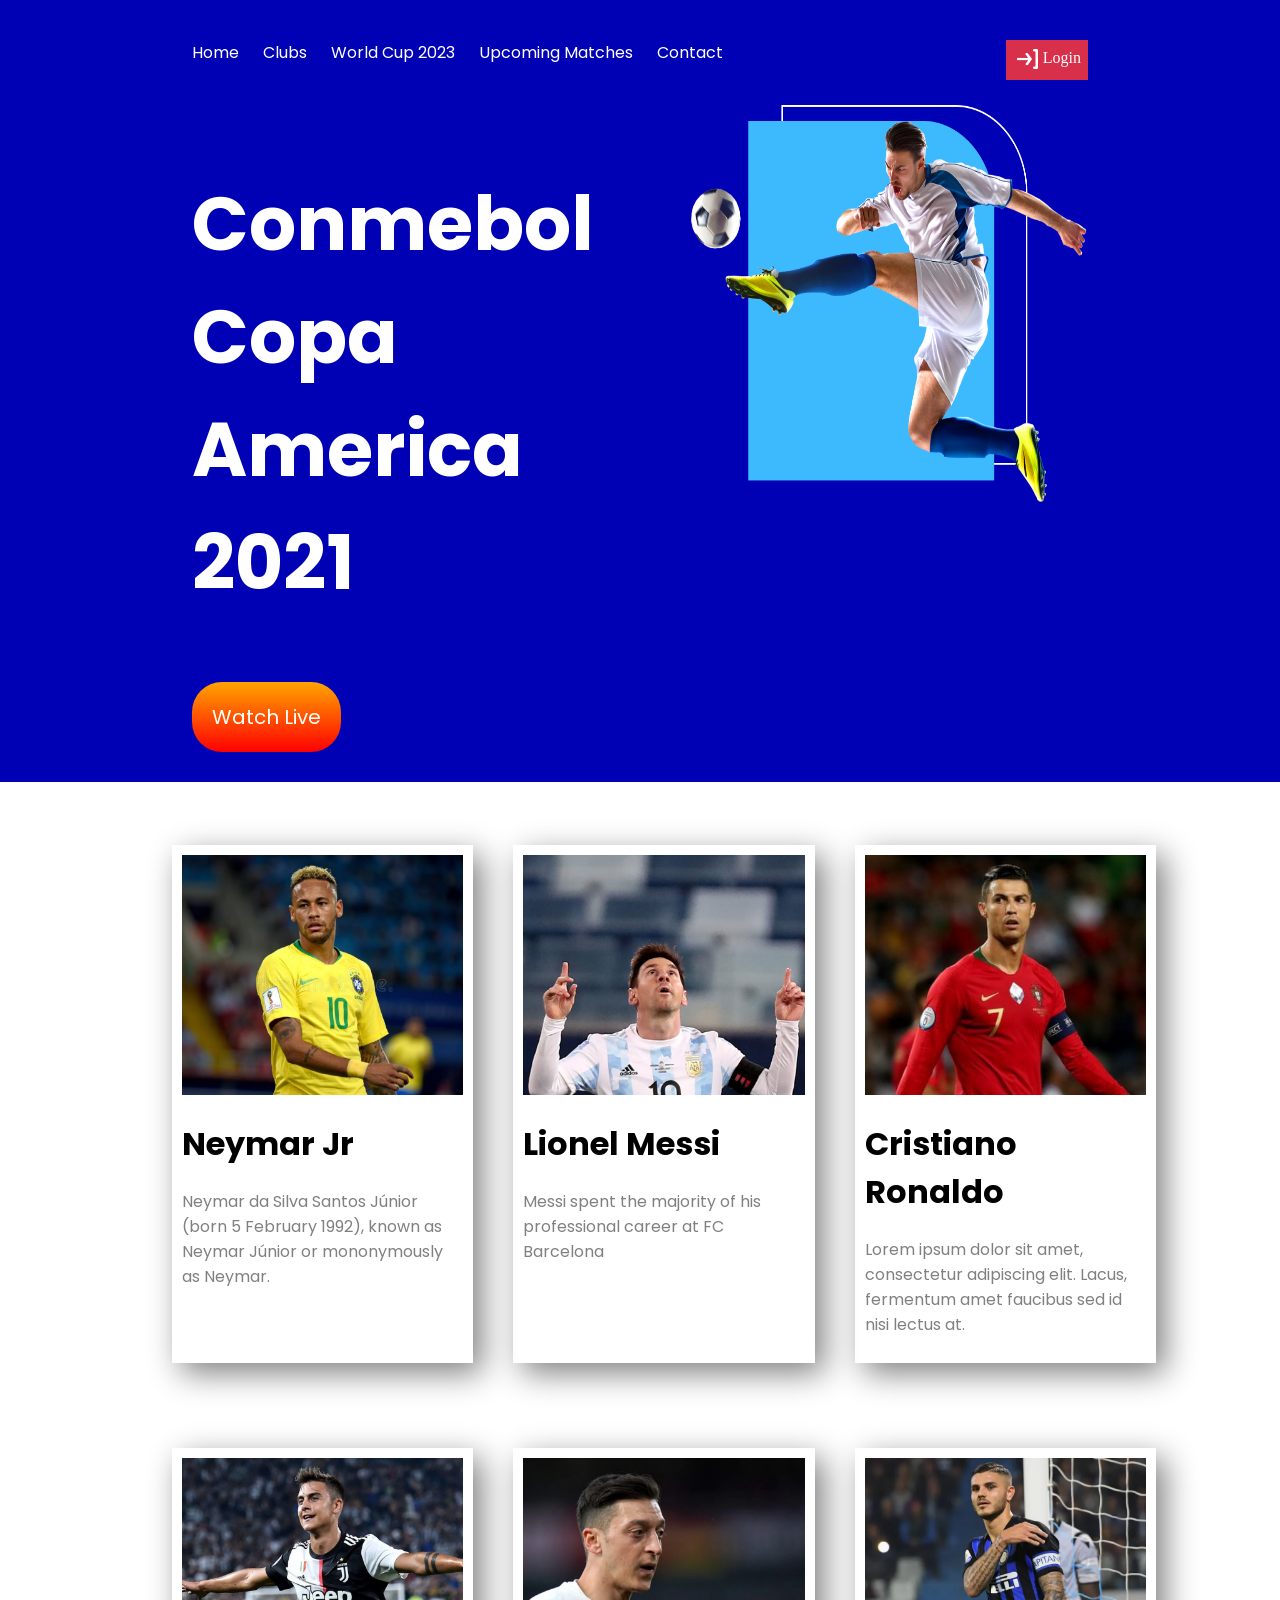
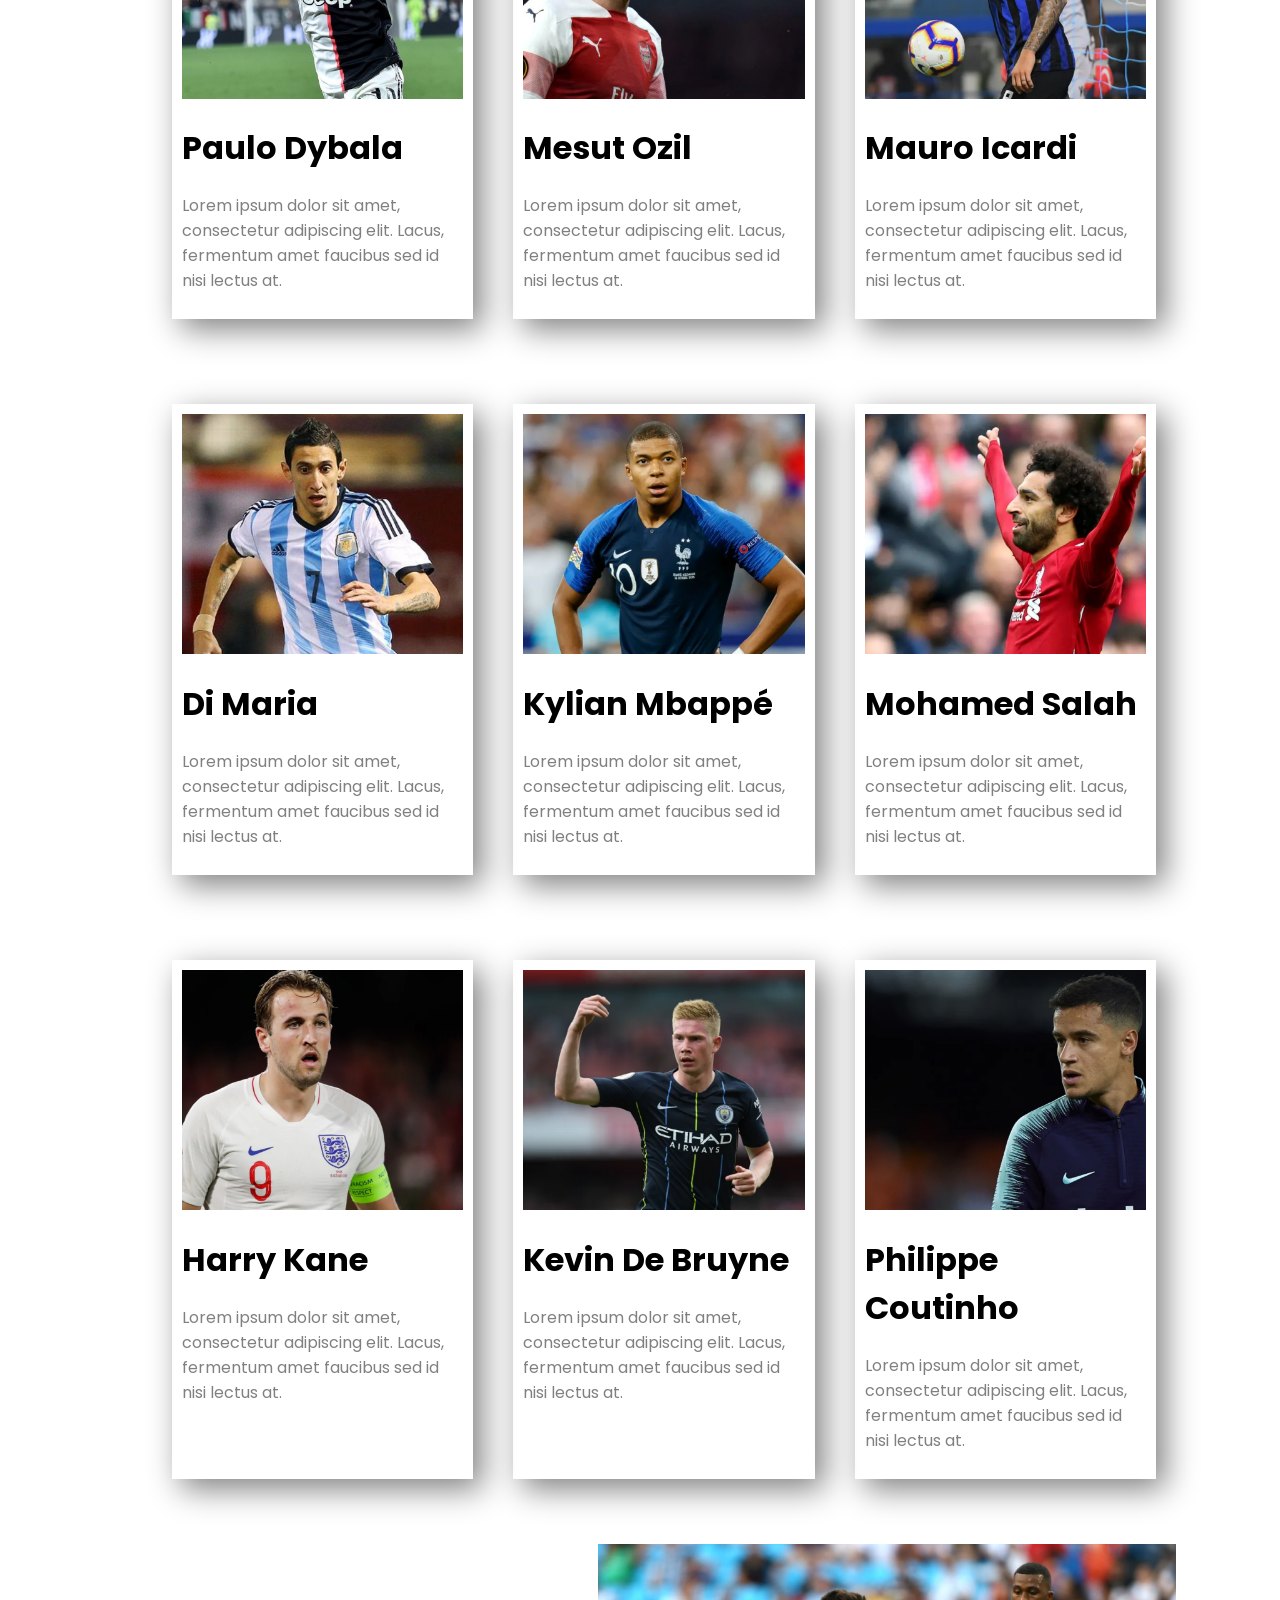
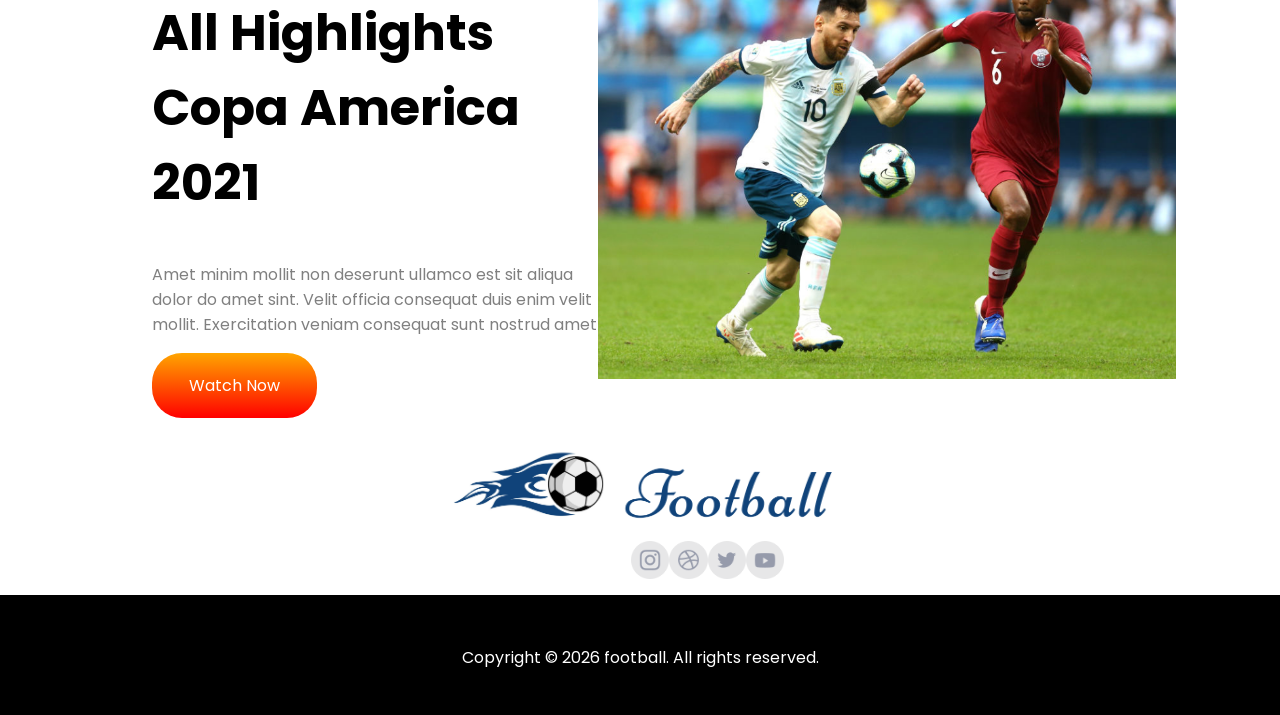
<file: index.html>
<!DOCTYPE html>
<html lang="en">

<head>
    <meta charset="UTF-8">
    <meta http-equiv="X-UA-Compatible" content="IE=edge">
    <meta name="viewport" content="width=device-width, initial-scale=1.0">
    <title>Document</title>
    <link href='https://fonts.googleapis.com/css?family=Poppins' rel='stylesheet'>
    <link rel="stylesheet" href="style.css">

</head>

<body>
    <div class="container">
        <main class="main">
            <section id="intro-section">
                <div class="banner-content">
                    <div id="navbar">
                        <a class="nav-item" href="#">Home</a>
                        <a class="nav-item" href="#">Clubs</a>
                        <a class="nav-item" href="#">World Cup 2023</a>
                        <a class="nav-item" href="#">Upcoming Matches</a>
                        <a class="nav-item" href="#">Contact</a>

                        <div class="login-button">

                            <img class="login-logo" src="images/Social Icons/login.png" alt="" srcset=""> <span
                                class="login-style">Login</span>
                            </p>

                        </div>

                        </a>
                    </div>

                    <div class="fix">
                        <div class="head">
                            <h1>Conmebol Copa America 2021</h1>
                            <a target="_blank" href="https://www.youtube.com/watch?v=KPi3uAPcvj8" class="WatchNow-header">Watch Live</a>
                        </div>
                        <div id="banner">
                            <img class="football-banner" src="images/banner.png" alt="" srcset="">
                        </div>
                    </div>
            </section>
            <div>
                <div class="player-section">
                    <div class="player">
                        <img src="images/players/player-1.png" alt="" srcset="">
                        <h1>Neymar Jr</h1>
                        <p>Neymar da Silva Santos Júnior (born 5 February 1992), known as Neymar Júnior or mononymously
                            as Neymar.</p>
                    </div>
                    <div class="player">
                        <img src="images/players/player-2.png" alt="" srcset="">

                        <h1>Lionel Messi</h1>
                        <p>Messi spent the majority of his professional career at FC Barcelona</p>
                    </div>
                    <div class="player">
                        <img src="images/players/player-3.png" alt="" srcset="">
                        <h1>Cristiano Ronaldo</h1>
                        <p>Lorem ipsum dolor sit amet,
                            consectetur adipiscing elit. Lacus,
                            fermentum amet faucibus sed id nisi
                            lectus at.</p>

                    </div>
                </div>
                <div class="player-section">
                    <div class="player">
                        <img src="images/players/player-4.png" alt="" srcset="">
                        <h1>Paulo Dybala</h1>
                        <p>Lorem ipsum dolor sit amet,
                            consectetur adipiscing elit. Lacus,
                            fermentum amet faucibus sed id nisi
                            lectus at.</p>
                    </div>
                    <div class="player">
                        <img src="images/players/player-5.png" alt="" srcset="">
                        <h1>Mesut Ozil</h1>
                        <p>Lorem ipsum dolor sit amet,
                            consectetur adipiscing elit. Lacus,
                            fermentum amet faucibus sed id nisi
                            lectus at.</p>
                    </div>
                    <div class="player">
                        <img src="images/players/player-6.png" alt="" srcset="">
                        <h1>Mauro Icardi</h1>
                        <p>Lorem ipsum dolor sit amet,
                            consectetur adipiscing elit. Lacus,
                            fermentum amet faucibus sed id nisi
                            lectus at.</p>
                    </div>
                </div>
                <div class="player-section">
                    <div class="player">
                        <img src="images/players/player-7.png" alt="" srcset="">
                        <h1>Di Maria</h1>
                        <p>Lorem ipsum dolor sit amet,
                            consectetur adipiscing elit. Lacus,
                            fermentum amet faucibus sed id nisi
                            lectus at.</p>
                    </div>
                    <div class="player">
                        <img src="images/players/player-8.png" alt="" srcset="">
                        <h1>Kylian Mbappé</h1>
                        <p>Lorem ipsum dolor sit amet,
                            consectetur adipiscing elit. Lacus,
                            fermentum amet faucibus sed id nisi
                            lectus at.</p>
                    </div>
                    <div class="player">
                        <img src="images/players/player-9.png" alt="" srcset="">
                        <h1>Mohamed Salah</h1>
                        <p>Lorem ipsum dolor sit amet,
                            consectetur adipiscing elit. Lacus,
                            fermentum amet faucibus sed id nisi
                            lectus at.</p>
                    </div>
                </div>

                <div class="player-section">
                    <div class="player">
                        <img src="images/players/player-10.png" alt="" srcset="">
                        <h1>Harry Kane</h1>
                        <p>Lorem ipsum dolor sit amet,
                            consectetur adipiscing elit. Lacus,
                            fermentum amet faucibus sed id nisi
                            lectus at.</p>

                    </div>
                    <div class="player">
                        <img src="images/players/player-11.png" alt="" srcset="">
                        <h1>Kevin De Bruyne</h1>
                        <p>Lorem ipsum dolor sit amet,
                            consectetur adipiscing elit. Lacus,
                            fermentum amet faucibus sed id nisi
                            lectus at.</p>

                    </div>
                    <div class="player">
                        <img src="images/players/player-12.png" alt="" srcset="">
                        <h1>Philippe Coutinho</h1>
                        <p>Lorem ipsum dolor sit amet,
                            consectetur adipiscing elit. Lacus,
                            fermentum amet faucibus sed id nisi
                            lectus at.</p>
                    </div>
                </div>

            </div>
            <section id="football-heighlight-section">
                <div>
                    <div>
                        <h1 class="intro-heading">All Highlights Copa America 2021</h1>
                        <p>Amet minim mollit non deserunt ullamco est sit
                            aliqua dolor do amet sint. Velit officia consequat
                            duis enim velit mollit. Exercitation veniam
                            consequat sunt nostrud amet</p>
                    </div>
                    <div>
                        <a target="_blank" href="https://www.youtube.com/watch?v=gUOPOXo50pU" class="WatchNow">Watch Now</a>

                    </div>
                </div>
                <div id="football1">
                    <img src="images/match.png" alt="" srcset="">
                </div>
            </section>
            <div>
                <img id="logo" src="images/Logo.png" alt="" srcset="">
            </div>
            <div id="icons">
                <img src="images/Social Icons/Instagram.png"  alt="" srcset="">
                <img src="images/Social Icons/Dribbble.png" alt="" srcset="">
                <img src="images/Social Icons/Twitter.png" alt="" srcset="">
                <img src="images/Social Icons/Youtube.png" alt="" srcset="">
            </div>
        </main>
    </div>
</body>
<footer>
    <p id="text_color">Copyright ©
        <script type="text/javascript">document.write(new Date().getFullYear());</script> football. All rights reserved.
    </p>
</footer>

</html>
</file>
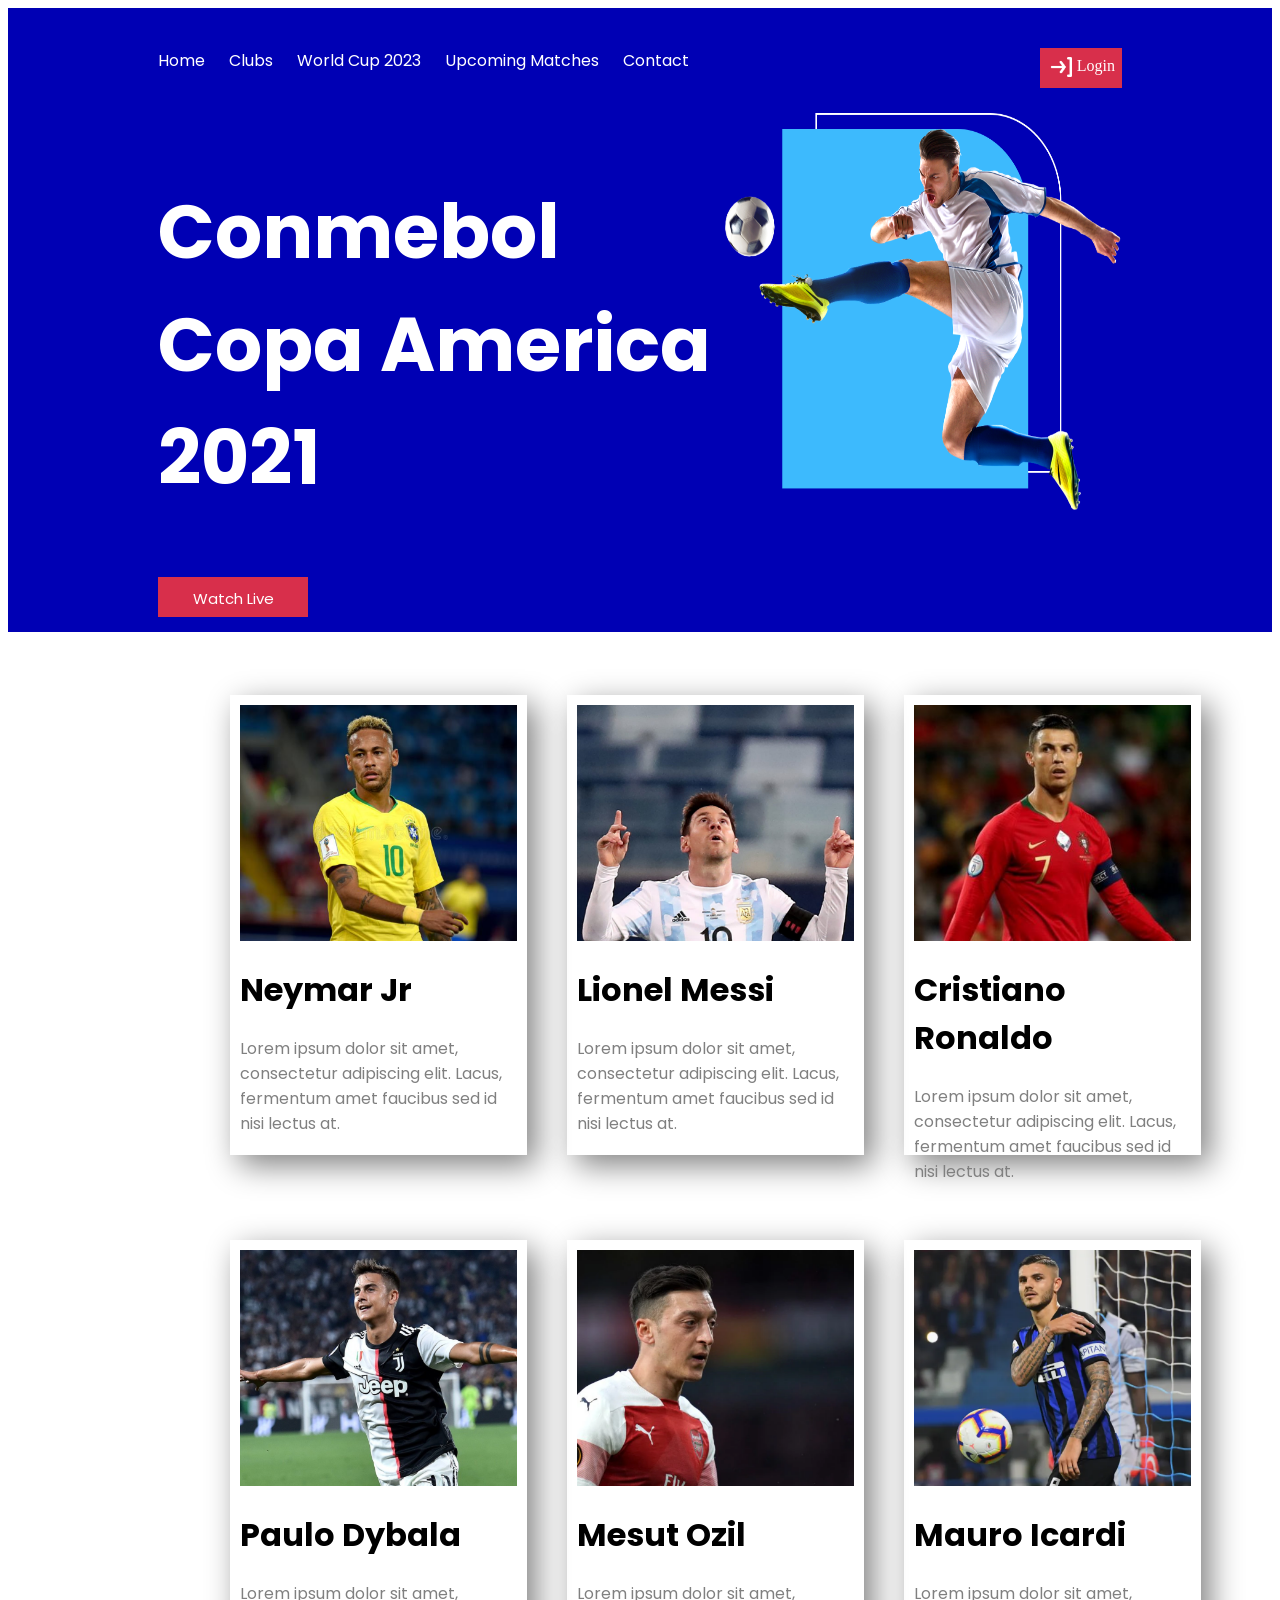
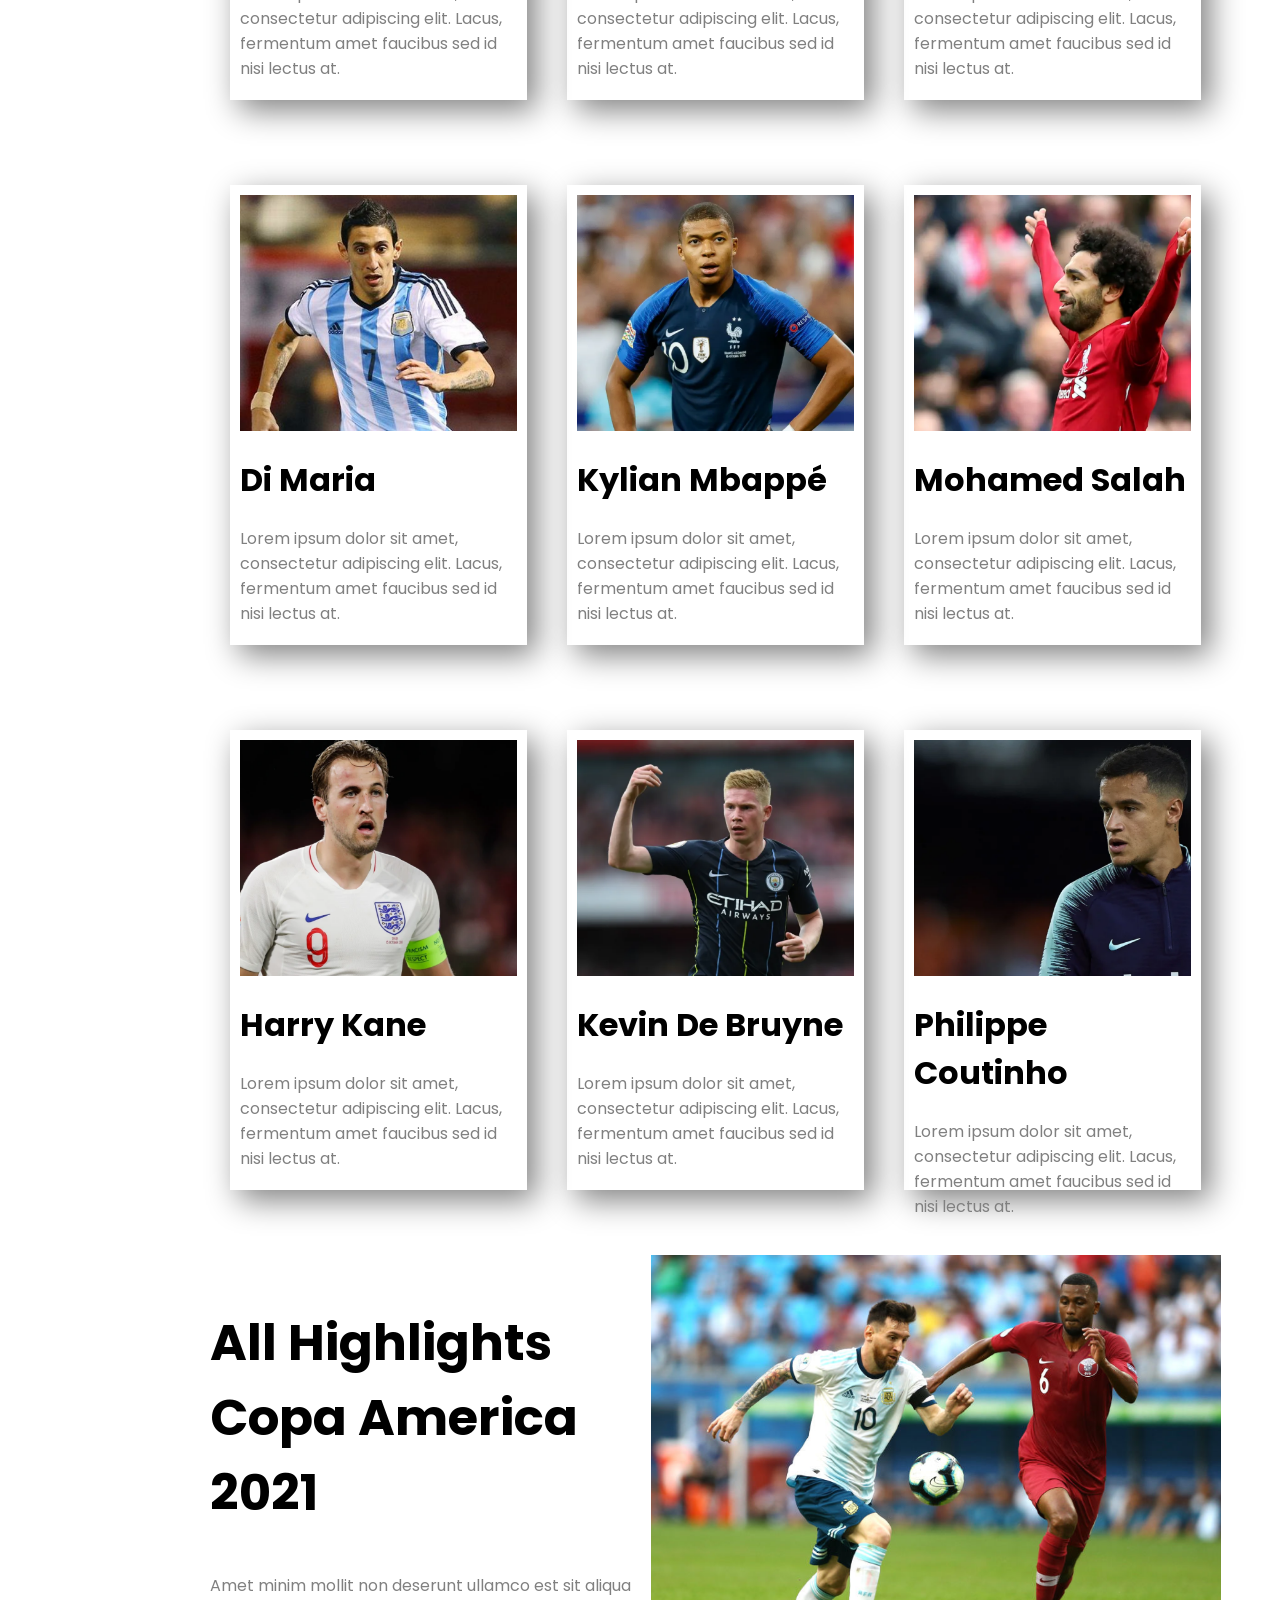
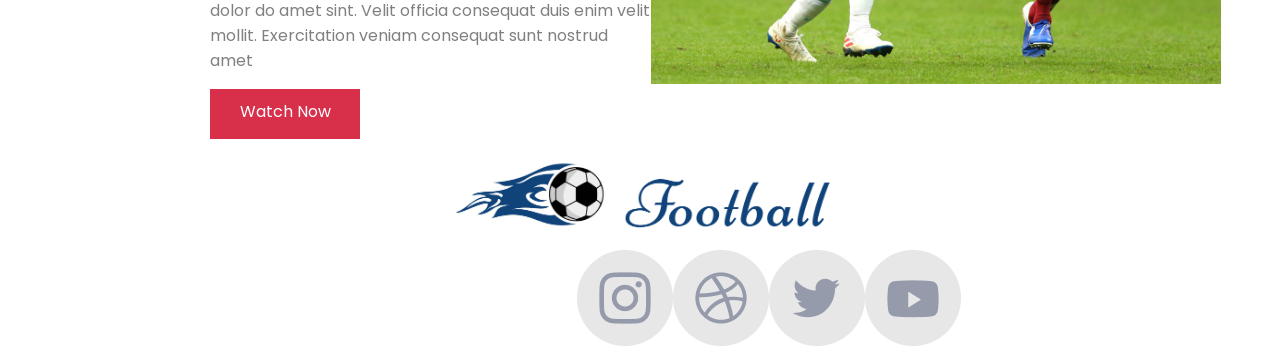
<file: responsive-football-main/football.html>
<!DOCTYPE html>
<html lang="en">

<head>
    <meta charset="UTF-8">
    <meta http-equiv="X-UA-Compatible" content="IE=edge">
    <meta name="viewport" content="width=device-width, initial-scale=1.0">
    <title>Document</title>
    <link href='https://fonts.googleapis.com/css?family=Poppins' rel='stylesheet'>
    <link rel="stylesheet" href="football.css">

</head>

<body>



    <main class="main">
        <section id="banner1">
            <div class="banner-content">
                <div id="navbar">
                    <a class="nav-item" href="Home.html">Home</a>
                    <a class="nav-item" href="Home.html">Clubs</a>
                    <a class="nav-item" href="Home.html">World Cup 2023</a>

                    <a class="nav-item" href="Home.html">Upcoming Matches</a>
                    <a class="nav-item" href="Home.html">Contact</a>

                    <div class="login-button">

                        <img class="login-logo" src="images/Social Icons/login.png" alt="" srcset=""> <span class="login-style">Login</span>
                        </p>

                    </div>

                    </a>
                </div>

                <div class="fix">

                    <div class="head">
                        <h1>Conmebol Copa America 2021</h1>
                        <p class="WatchNow-header">Watch Live</p>
                    </div>

                    
                <div id="banner">

                        <img class="football-banner" src="images/banner.png" alt="" srcset="">
                </div>
             
                    
             
               
                

            </div>

            

        </section>




        <div>

            <div class="player-section">

                <div class="player">
                    <img src="images/players/player-1.png" alt="" srcset="">
                    <h1>Neymar Jr</h1>
                    <p>Lorem ipsum dolor sit amet,
                        consectetur adipiscing elit. Lacus,
                        fermentum amet faucibus sed id nisi
                        lectus at.</p>
                </div>
                <div class="player">
                    <img src="images/players/player-2.png" alt="" srcset="">

                    <h1>Lionel Messi</h1>
                    <p>Lorem ipsum dolor sit amet,
                        consectetur adipiscing elit. Lacus,
                        fermentum amet faucibus sed id nisi
                        lectus at.</p>
                </div>
                <div class="player">
                    <img src="images/players/player-3.png" alt="" srcset="">
                    <h1>Cristiano Ronaldo</h1>
                    <p>Lorem ipsum dolor sit amet,
                        consectetur adipiscing elit. Lacus,
                        fermentum amet faucibus sed id nisi
                        lectus at.</p>

                </div>
            </div>


            <div class="player-section">
                <div class="player">
                    <img src="images/players/player-4.png" alt="" srcset="">
                    <h1>Paulo Dybala</h1>
                    <p>Lorem ipsum dolor sit amet,
                        consectetur adipiscing elit. Lacus,
                        fermentum amet faucibus sed id nisi
                        lectus at.</p>
                </div>
                <div class="player">
                    <img src="images/players/player-5.png" alt="" srcset="">
                    <h1>Mesut Ozil</h1>
                    <p>Lorem ipsum dolor sit amet,
                        consectetur adipiscing elit. Lacus,
                        fermentum amet faucibus sed id nisi
                        lectus at.</p>
                </div>
                <div class="player">
                    <img src="images/players/player-6.png" alt="" srcset="">
                    <h1>Mauro Icardi</h1>
                    <p>Lorem ipsum dolor sit amet,
                        consectetur adipiscing elit. Lacus,
                        fermentum amet faucibus sed id nisi
                        lectus at.</p>
                </div>
            </div>




            <div class="player-section">

                <div class="player">
                    <img src="images/players/player-7.png" alt="" srcset="">
                    <h1>Di Maria</h1>
                    <p>Lorem ipsum dolor sit amet,
                        consectetur adipiscing elit. Lacus,
                        fermentum amet faucibus sed id nisi
                        lectus at.</p>
                </div>
                <div class="player">
                    <img src="images/players/player-8.png" alt="" srcset="">
                    <h1>Kylian Mbappé</h1>
                    <p>Lorem ipsum dolor sit amet,
                        consectetur adipiscing elit. Lacus,
                        fermentum amet faucibus sed id nisi
                        lectus at.</p>

                </div>
                <div class="player">
                    <img src="images/players/player-9.png" alt="" srcset="">
                    <h1>Mohamed Salah</h1>
                    <p>Lorem ipsum dolor sit amet,
                        consectetur adipiscing elit. Lacus,
                        fermentum amet faucibus sed id nisi
                        lectus at.</p>

                </div>



            </div>

            <div class="player-section">
                <div class="player">
                    <img src="images/players/player-10.png" alt="" srcset="">
                    <h1>Harry Kane</h1>
                    <p>Lorem ipsum dolor sit amet,
                        consectetur adipiscing elit. Lacus,
                        fermentum amet faucibus sed id nisi
                        lectus at.</p>

                </div>
                <div class="player">
                    <img src="images/players/player-11.png" alt="" srcset="">
                    <h1>Kevin De Bruyne</h1>
                    <p>Lorem ipsum dolor sit amet,
                        consectetur adipiscing elit. Lacus,
                        fermentum amet faucibus sed id nisi
                        lectus at.</p>

                </div>
                <div class="player">
                    <img src="images/players/player-12.png" alt="" srcset="">
                    <h1>Philippe Coutinho</h1>
                    <p>Lorem ipsum dolor sit amet,
                        consectetur adipiscing elit. Lacus,
                        fermentum amet faucibus sed id nisi
                        lectus at.</p>
                </div>
            </div>

        </div>






        <section id="football">
            <div>
                <div>
                    <h1 class="head1">All Highlights Copa America 2021</h1>
                    <p>Amet minim mollit non deserunt ullamco est sit
                        aliqua dolor do amet sint. Velit officia consequat
                        duis enim velit mollit. Exercitation veniam
                        consequat sunt nostrud amet</p>
                </div>
                <div>
                    <p class="WatchNow">Watch Now</p>
                </div>
            </div>

            <div id="football1">
                <img src="images/match.png" alt="" srcset="">
            </div>

        </section>







        <div>

            <img id="logo" src="images/Logo.png" alt="" srcset="">

        </div>

        <div id="icons">

            <img src="images/Social Icons/Instagram.png" alt="" srcset="">
            <img src="images/Social Icons/Dribbble.png" alt="" srcset="">
            <img src="images/Social Icons/Twitter.png" alt="" srcset="">
            <img src="images/Social Icons/Youtube.png" alt="" srcset="">
        </div>
    </main>

</body>

</html>
</file>
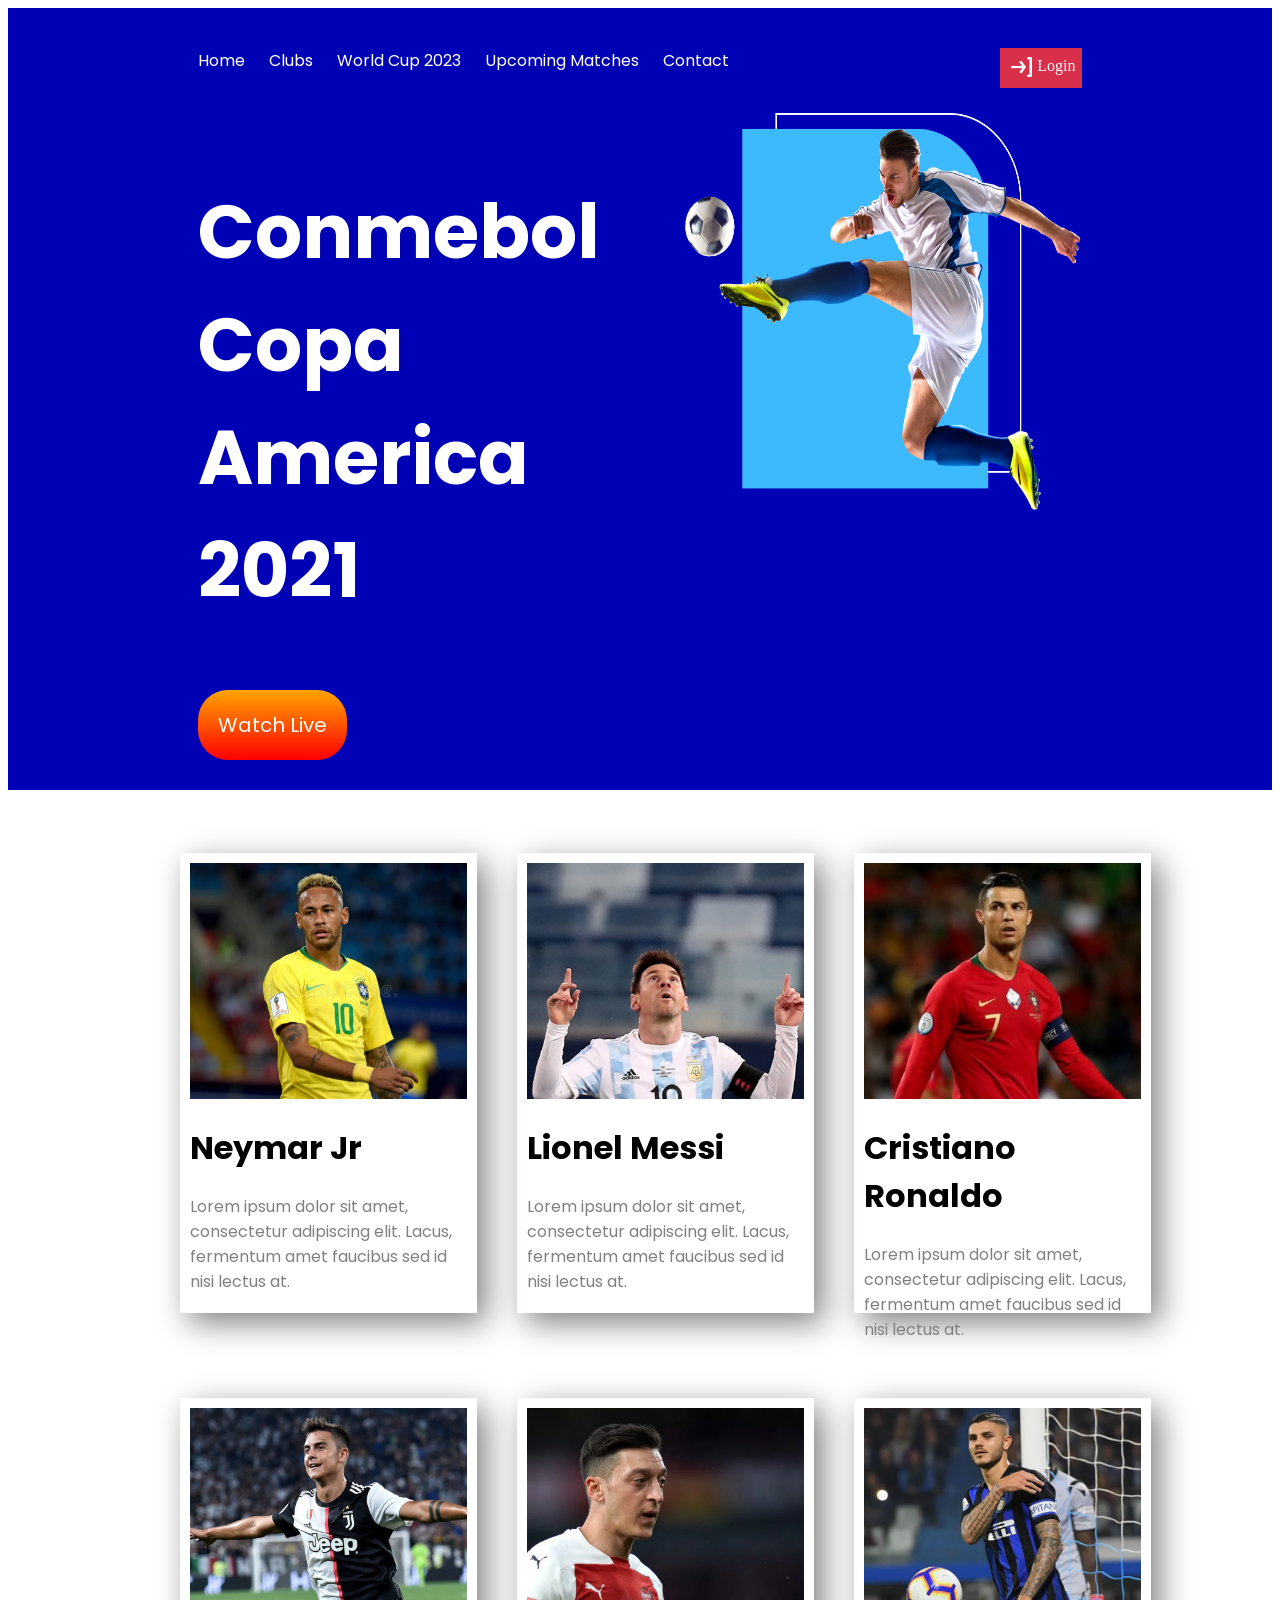
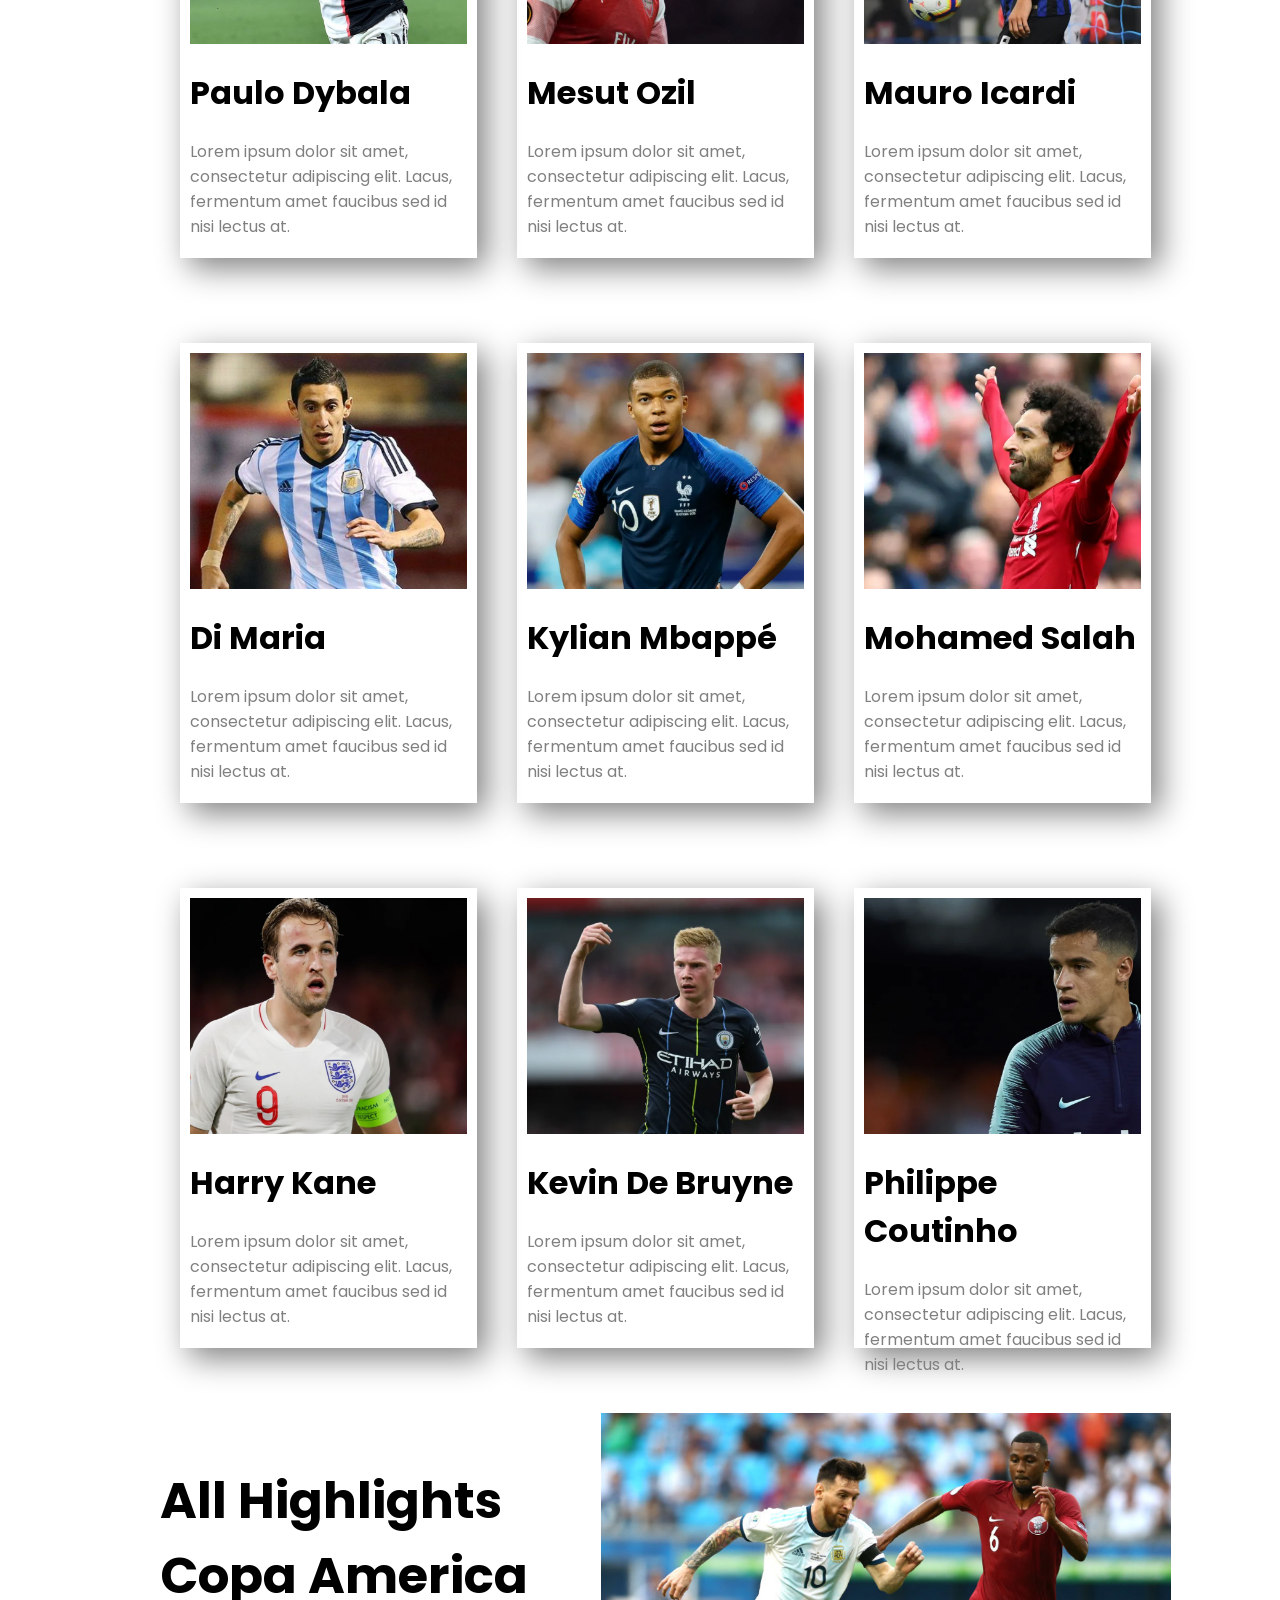
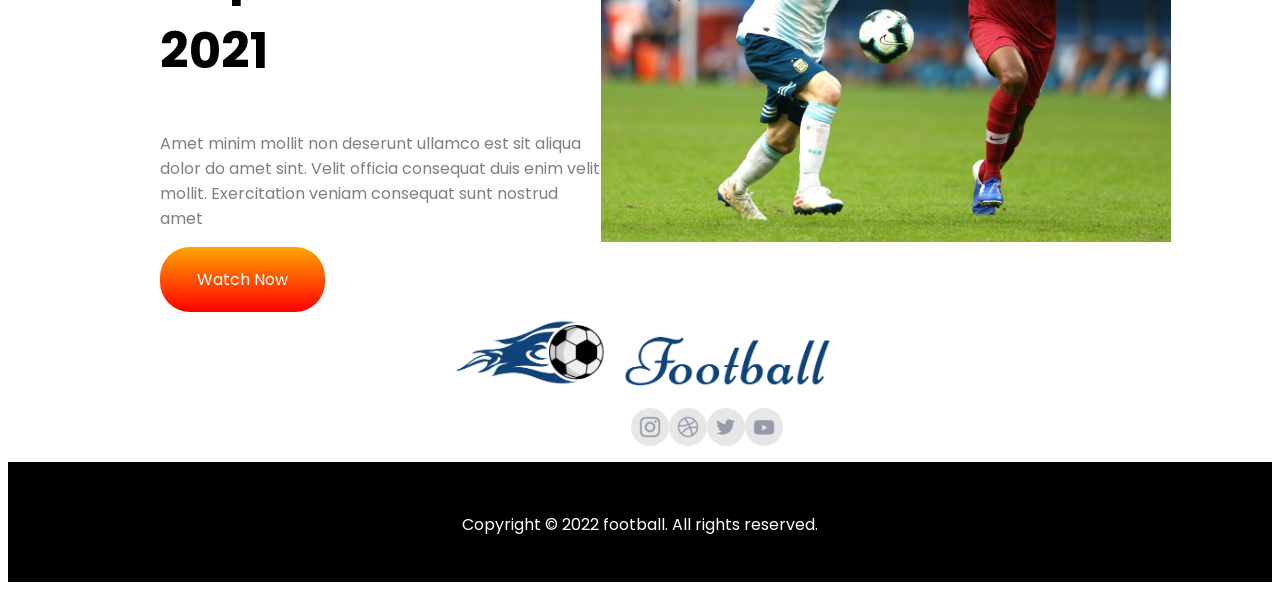
<file: responsive-football-main/footballpayers.html>
<!DOCTYPE html>
<html lang="en">

<head>
    <meta charset="UTF-8">
    <meta http-equiv="X-UA-Compatible" content="IE=edge">
    <meta name="viewport" content="width=device-width, initial-scale=1.0">
    <title>Document</title>
    <link href='https://fonts.googleapis.com/css?family=Poppins' rel='stylesheet'>
    <link rel="stylesheet" href="footballplayers.css">

</head>

<body>


<div class="container">   



    <main class="main">
        <section id="banner1">
            <div class="banner-content">
                <div id="navbar">
                    <a class="nav-item" href="Homeplayers.html">Home</a>
                    <a class="nav-item" href="Homeplayers.html">Clubs</a>
                    <a class="nav-item" href="Homeplayers.html">World Cup 2023</a>

                    <a class="nav-item" href="Homeplayers.html">Upcoming Matches</a>
                    <a class="nav-item" href="Homeplayers.html">Contact</a>

                    <div class="login-button">

                        <img class="login-logo" src="images/Social Icons/login.png" alt="" srcset=""> <span class="login-style">Login</span>
                        </p>

                    </div>

                    </a>
                </div>

                <div class="fix">

                    <div class="head">
                        <h1>Conmebol Copa America 2021</h1>
                        <a target="_blank" href="https://www.google.com/" class="WatchNow-header">Watch Live</a>
                    </div>

                    
                <div id="banner">

                        <img class="football-banner" src="images/banner.png" alt="" srcset="">
                </div>
             
                    
             
               
                

            </div>

            

        </section>




        <div>

            <div class="player-section">

                <div class="player">
                    <img src="images/players/player-1.png" alt="" srcset="">
                    <h1>Neymar Jr</h1>
                    <p>Lorem ipsum dolor sit amet,
                        consectetur adipiscing elit. Lacus,
                        fermentum amet faucibus sed id nisi
                        lectus at.</p>
                </div>
                <div class="player">
                    <img src="images/players/player-2.png" alt="" srcset="">

                    <h1>Lionel Messi</h1>
                    <p>Lorem ipsum dolor sit amet,
                        consectetur adipiscing elit. Lacus,
                        fermentum amet faucibus sed id nisi
                        lectus at.</p>
                </div>
                <div class="player">
                    <img src="images/players/player-3.png" alt="" srcset="">
                    <h1>Cristiano Ronaldo</h1>
                    <p>Lorem ipsum dolor sit amet,
                        consectetur adipiscing elit. Lacus,
                        fermentum amet faucibus sed id nisi
                        lectus at.</p>

                </div>
            </div>


            <div class="player-section">
                <div class="player">
                    <img src="images/players/player-4.png" alt="" srcset="">
                    <h1>Paulo Dybala</h1>
                    <p>Lorem ipsum dolor sit amet,
                        consectetur adipiscing elit. Lacus,
                        fermentum amet faucibus sed id nisi
                        lectus at.</p>
                </div>
                <div class="player">
                    <img src="images/players/player-5.png" alt="" srcset="">
                    <h1>Mesut Ozil</h1>
                    <p>Lorem ipsum dolor sit amet,
                        consectetur adipiscing elit. Lacus,
                        fermentum amet faucibus sed id nisi
                        lectus at.</p>
                </div>
                <div class="player">
                    <img src="images/players/player-6.png" alt="" srcset="">
                    <h1>Mauro Icardi</h1>
                    <p>Lorem ipsum dolor sit amet,
                        consectetur adipiscing elit. Lacus,
                        fermentum amet faucibus sed id nisi
                        lectus at.</p>
                </div>
            </div>




            <div class="player-section">

                <div class="player">
                    <img src="images/players/player-7.png" alt="" srcset="">
                    <h1>Di Maria</h1>
                    <p>Lorem ipsum dolor sit amet,
                        consectetur adipiscing elit. Lacus,
                        fermentum amet faucibus sed id nisi
                        lectus at.</p>
                </div>
                <div class="player">
                    <img src="images/players/player-8.png" alt="" srcset="">
                    <h1>Kylian Mbappé</h1>
                    <p>Lorem ipsum dolor sit amet,
                        consectetur adipiscing elit. Lacus,
                        fermentum amet faucibus sed id nisi
                        lectus at.</p>

                </div>
                <div class="player">
                    <img src="images/players/player-9.png" alt="" srcset="">
                    <h1>Mohamed Salah</h1>
                    <p>Lorem ipsum dolor sit amet,
                        consectetur adipiscing elit. Lacus,
                        fermentum amet faucibus sed id nisi
                        lectus at.</p>

                </div>



            </div>

            <div class="player-section">
                <div class="player">
                    <img src="images/players/player-10.png" alt="" srcset="">
                    <h1>Harry Kane</h1>
                    <p>Lorem ipsum dolor sit amet,
                        consectetur adipiscing elit. Lacus,
                        fermentum amet faucibus sed id nisi
                        lectus at.</p>

                </div>
                <div class="player">
                    <img src="images/players/player-11.png" alt="" srcset="">
                    <h1>Kevin De Bruyne</h1>
                    <p>Lorem ipsum dolor sit amet,
                        consectetur adipiscing elit. Lacus,
                        fermentum amet faucibus sed id nisi
                        lectus at.</p>

                </div>
                <div class="player">
                    <img src="images/players/player-12.png" alt="" srcset="">
                    <h1>Philippe Coutinho</h1>
                    <p>Lorem ipsum dolor sit amet,
                        consectetur adipiscing elit. Lacus,
                        fermentum amet faucibus sed id nisi
                        lectus at.</p>
                </div>
            </div>

        </div>






        <section id="football">
            <div>
                <div>
                    <h1 class="head1">All Highlights Copa America 2021</h1>
                    <p>Amet minim mollit non deserunt ullamco est sit
                        aliqua dolor do amet sint. Velit officia consequat
                        duis enim velit mollit. Exercitation veniam
                        consequat sunt nostrud amet</p>
                </div>
                <div>
                    <a target="_blank" href="https://www.google.com/" class="WatchNow">Watch Now</a>
                 
                </div>
            </div>

            <div id="football1">
                <img src="images/match.png" alt="" srcset="">
            </div>

        </section>







        <div>

            <img id="logo" src="images/Logo.png" alt="" srcset="">

        </div>

        <div id="icons">

            <img src="images/Social Icons/Instagram.png" alt="" srcset="">
            <img src="images/Social Icons/Dribbble.png" alt="" srcset="">
            <img src="images/Social Icons/Twitter.png" alt="" srcset="">
            <img src="images/Social Icons/Youtube.png" alt="" srcset="">
        </div>
    </main>
</div>


</body>
<footer>
    <p  id="text_color">Copyright © 2022 football. All rights reserved.</p>
</footer>
</html>
</file>
<file: style.css>
.container {
    width: 100%;
}

body {
    margin: 0px;
}

.login-logo {
    height: 30px;
    width: 30px;

}

.head {
    font-size: 50px;
}
.intro-heading {
    font-size: 50px;
    padding-top: 10px;
}
.fix {
    display: flex;
    justify-content: space-between;
}
.login-button {
    text-align: right;
    padding-top: 5px;
}

.login-style {
    margin-top: 5px;
}

.banner-content {
    padding-left: 15%;
    padding-right: 15%;
}

#intro-section {
    width: 100%;
    background-color: rgb(0, 0, 180);
    color: white;
    text-decoration: none;
}

.login-button {
    float: right;
    background-color: rgb(216, 47, 75);
    padding-right: 7px;
    padding-left: 7px;
    padding-top: 4px;
    padding-bottom: 4px;
    display: flex;
    justify-items: center;
}

.nav-item {
    padding-right: 20px;
    color: white;
}

.football-banner {
    height: 400px;
    width: 400px;
}

a {
    text-decoration: none;
    font-family: 'Poppins';
}

h1 {

    font-family: 'Poppins';
}

p {
    font-family: 'Poppins';
    color: gray;
}

#navbar {
    padding-top: 40px;
    padding-bottom: 40px;
    text-decoration: none;

}

#player1 {
    height: 80px;
    width: 50px;
    display: flex;
    border: 2px solid white;
}

.player-section {
    display: flex;
    width: 80%;
    border: 2px solid white;
    padding-left: 150px;
    padding-top: 41px;
    background-color: white;
    padding-right: 100px;
}

.player {
    justify-content: space-between;
    padding: 10px;
    box-shadow: 9px 10px 30px grey;
    margin: 20px;
}

img {
    width: 100%;
}

#football-heighlight-section {
    top: 200px;
    display: flex;
    height: 500px;
    width: 80%;
    border: 2px solid white;
    padding-left: 150px;
    padding-top: 41px;
    background-color: white;
    padding-right: 100px;
}

#football1 img {
    width: 600;
    top: 500px;
    flex: 100%;
}

#logo {
    width: 30%;
    display: block;
    margin-left: auto;
    margin-right: auto;

}

#icons {
    display: flex;
    width: 3%;
    margin-left: auto;
    margin-right: auto;
    padding-left: 20px;
}

.WatchNow {
    padding: 20px;
    text-decoration: none;
    background-image: linear-gradient(orange, red);
    border-radius: 30px;
    float: left;
    color: white;
    width: 125px;
    text-align: center;
}

#WatchNow-button {
    font-size: 50px;
    margin-bottom: 30px;
}

.WatchNow-header {
    padding: 20px;
    text-decoration: none;
    background-image: linear-gradient(orange, red);
    border-radius: 30px;
    float: left;
    color: white;
    font-size: 20px;
    text-align: center;
    margin-bottom: 30px;
}

.banner2 {
    background-color: tomato;
    display: flex;
    width: 30%;
}

#banner3 {
    display: flex;
    background-color: rgb(231, 33, 99);
    padding: 20px;
}

#banner4 {
    width: 40px;
    height: 20px;

}

@media only screen and (max-width:688px) {
    .container {
        width: 100%;
    }
    .player-section {
        grid-template-columns: repeat(1, 1fr);
        flex-direction: column;
        display: none;
    }
}

footer {
    height: 120px;
    width: 100%;
    background-color: black;
}

#text_color {
    text-align: center;
    color: white;
    padding-top: 50px;
}
</file>
<file: responsive-football-main/football.css>
#banner
{

    /* width: 350px; */

   
    
}

.login-logo {
    height: 30px;
    width: 30px;
   
}

.head
{
font-size: 50px;

}

.head1
{
font-size: 50px;

padding-top: 10px;



}
.fix
{
    display: flex;
    justify-content: space-between;
}

#login-button {
    text-align: right;
    padding-top: 5px;
}

.login-style
{
    margin-top: 5px;
}

.banner-content {
    padding-left: 150px;
    padding-right: 150px;
}

#banner1
{

    width: 100%;
    background-color: rgb(0, 0, 180);

    /* display: flex;
    justify-content: space-between; */
    color: white;
    text-decoration: none; 
    
}

.login-button {
    float: right;
    background-color: rgb(216, 47, 75);
    padding-right: 7px;
    padding-left: 7px;
    padding-top: 4px;
    padding-bottom: 4px;
    display: flex;
    justify-items: center;
}

.nav-item {
    padding-right: 20px;
    color: white;
}

.football-banner {
    height: 400px;
    width: 400px;
}

a {
    text-decoration: none;
    font-family: 'Poppins';
}

h1
{
    
    font-family: 'Poppins';
}

p{
    font-family: 'Poppins';
    color: gray;
    
}
#navbar
{

    padding-top: 40px;
   padding-bottom: 40px;
    text-decoration: none; 
    
}
#player1
{
    height: 80px;
    width: 50px;
    display: flex ;
    
    border: 2px solid white;

}

.player-section 
{
 
    display: flex;
    
    height: 500px;
    width: 80%;
    border: 2px solid white;
    padding-left: 200px;
    padding-top: 41px;
    background-color: white;
    padding-right: 100px;
    
    

}
.player
{
    justify-content: space-between;
    padding: 10px;
    box-shadow: 9px 10px  30px grey;
    margin: 20px;
   
}


img
{
  
    width: 100%;
  
}
#football
{
   
    top: 200px;
    
    display: flex;

 
    
    height: 500px;
    width: 80%;
    border: 2px solid white;
    padding-left: 200px;
    padding-top: 41px;
    background-color: white;
    padding-right: 100px;
}
#football1 img
{
    width: 600;
   
    top: 500px;
    flex: 100%;
   
   

}

#logo
{
    width: 30%;
    display: block;
    margin-left: auto;
    margin-right: auto;
   
}
#icons
{

display: flex;
width: 10%;
margin-left: auto;
margin-right: auto;
}
.WatchNow
{
    background-color: rgb(216, 47, 75);

color: white;

width: 150px;
height: 40px;

text-align: center;



padding-top: 10px;


}
#WatchNow-button
{
    font-size: 50px;
    margin-bottom: 30px;

}
.WatchNow-header
{
    font-size: 15px;
    background-color: rgb(216, 47, 75);

    color: white;
    
    width: 150px;
    height: 30px;
    
    text-align: center;
    padding-top: 10px;
    
}
.banner2{

background-color: tomato;
display: flex;
width: 30%;



}
#banner3{
display: flex;
    background-color: rgb(231, 33, 99);
    
    padding: 20px;
    }

#banner4{
    width: 40px;
    height: 20px;

}




@media only screen and (max-width:688px)

 {
    .container
    {

        width: 100%;
    }
.player-section
{

    grid-template-columns: repeat(1,1fr);
    flex-direction: column;
    display: none;

}




 }
</file>
<file: responsive-football-main/footballplayers.css>
#banner {

    /* width: 350px; */



}


.container
{
    width: 100%;
}








.login-logo {
    height: 30px;
    width: 30px;

}

.head {
    font-size: 50px;

}

/* .banner-content:hover 
{

    transform: scale(0.4) rotate(30deg);
    transition: transfrom 8s ease-in-out;
} */

.head1 {
    font-size: 50px;

    padding-top: 10px;



}

.fix {
    display: flex;
    justify-content: space-between;
}

#login-button {
    text-align: right;
    padding-top: 5px;
}

.login-style {
    margin-top: 5px;
}

.banner-content {
    padding-left: 15%;
    padding-right: 15%;
}

#banner1 {

    width: 100%;
    background-color: rgb(0, 0, 180);

    /* display: flex;
    justify-content: space-between; */
    color: white;
    text-decoration: none;

}

.login-button {
    float: right;
    background-color: rgb(216, 47, 75);
    padding-right: 7px;
    padding-left: 7px;
    padding-top: 4px;
    padding-bottom: 4px;
    display: flex;
    justify-items: center;
}

.nav-item {
    padding-right: 20px;
    color: white;
}

.football-banner {
    height: 400px;
    width: 400px;
}

a {
    text-decoration: none;
    font-family: 'Poppins';
}

h1 {

    font-family: 'Poppins';
}

p {
    font-family: 'Poppins';
    color: gray;

}

#navbar {

    padding-top: 40px;
    padding-bottom: 40px;
    text-decoration: none;

}

#player1 {
    height: 80px;
    width: 50px;
    display: flex;

    border: 2px solid white;

}

.player-section {

    display: flex;

    height: 500px;
    width: 80%;
    border: 2px solid white;
    padding-left: 150px;
    padding-top: 41px;
    background-color: white;
    padding-right: 100px;



}

.player {
    justify-content: space-between;
    padding: 10px;
    box-shadow: 9px 10px 30px grey;
    margin: 20px;

}


img {

    width: 100%;

}

#football {

    top: 200px;

    display: flex;



    height: 500px;
    width: 80%;
    border: 2px solid white;
    padding-left: 150px;
    padding-top: 41px;
    background-color: white;
    padding-right: 100px;
}

#football1 img {
    width: 600;

    top: 500px;
    flex: 100%;



}

#logo {
    width: 30%;
    display: block;
    margin-left: auto;
    margin-right: auto;

}

#icons {

    display: flex;
    width: 3%;
    margin-left: auto;
    margin-right: auto;
    padding-left: 20px;
}

.WatchNow {
    padding: 20px;
    text-decoration: none;
    background-image: linear-gradient(orange,red);
    border-radius: 30px;
    float: left;
    color: white;
    width: 125px;
    text-align: center;


}

#WatchNow-button {
    font-size: 50px;
    margin-bottom: 30px;

}

.WatchNow-header {
    /* font-size: 15px;
    background-color: rgb(216, 47, 75);

    color: white;

    /* width: 20%;
    height: 30px; */

    /* text-align: center;
    padding: 1%; */ 









    padding: 20px;
    text-decoration: none;
    background-image: linear-gradient(orange,red);
    border-radius: 30px;
    float: left;
    color: white;
   font-size: 20px;
    text-align: center;
    margin-bottom: 30px;


}

.banner2 {

    background-color: tomato;
    display: flex;
    width: 30%;



}

#banner3 {
    display: flex;
    background-color: rgb(231, 33, 99);

    padding: 20px;
}

#banner4 {
    width: 40px;
    height: 20px;

}




@media only screen and (max-width:688px) {
    .container {

        width: 100%;
    }

    .player-section {

        grid-template-columns: repeat(1, 1fr);
        flex-direction: column;
        display: none;

    }




}


footer {
    height: 120px;
    width: 100%;
    background-color: black;

}


#text_color {
    text-align: center;
    color: white;
    padding-top: 50px;
}
</file>
